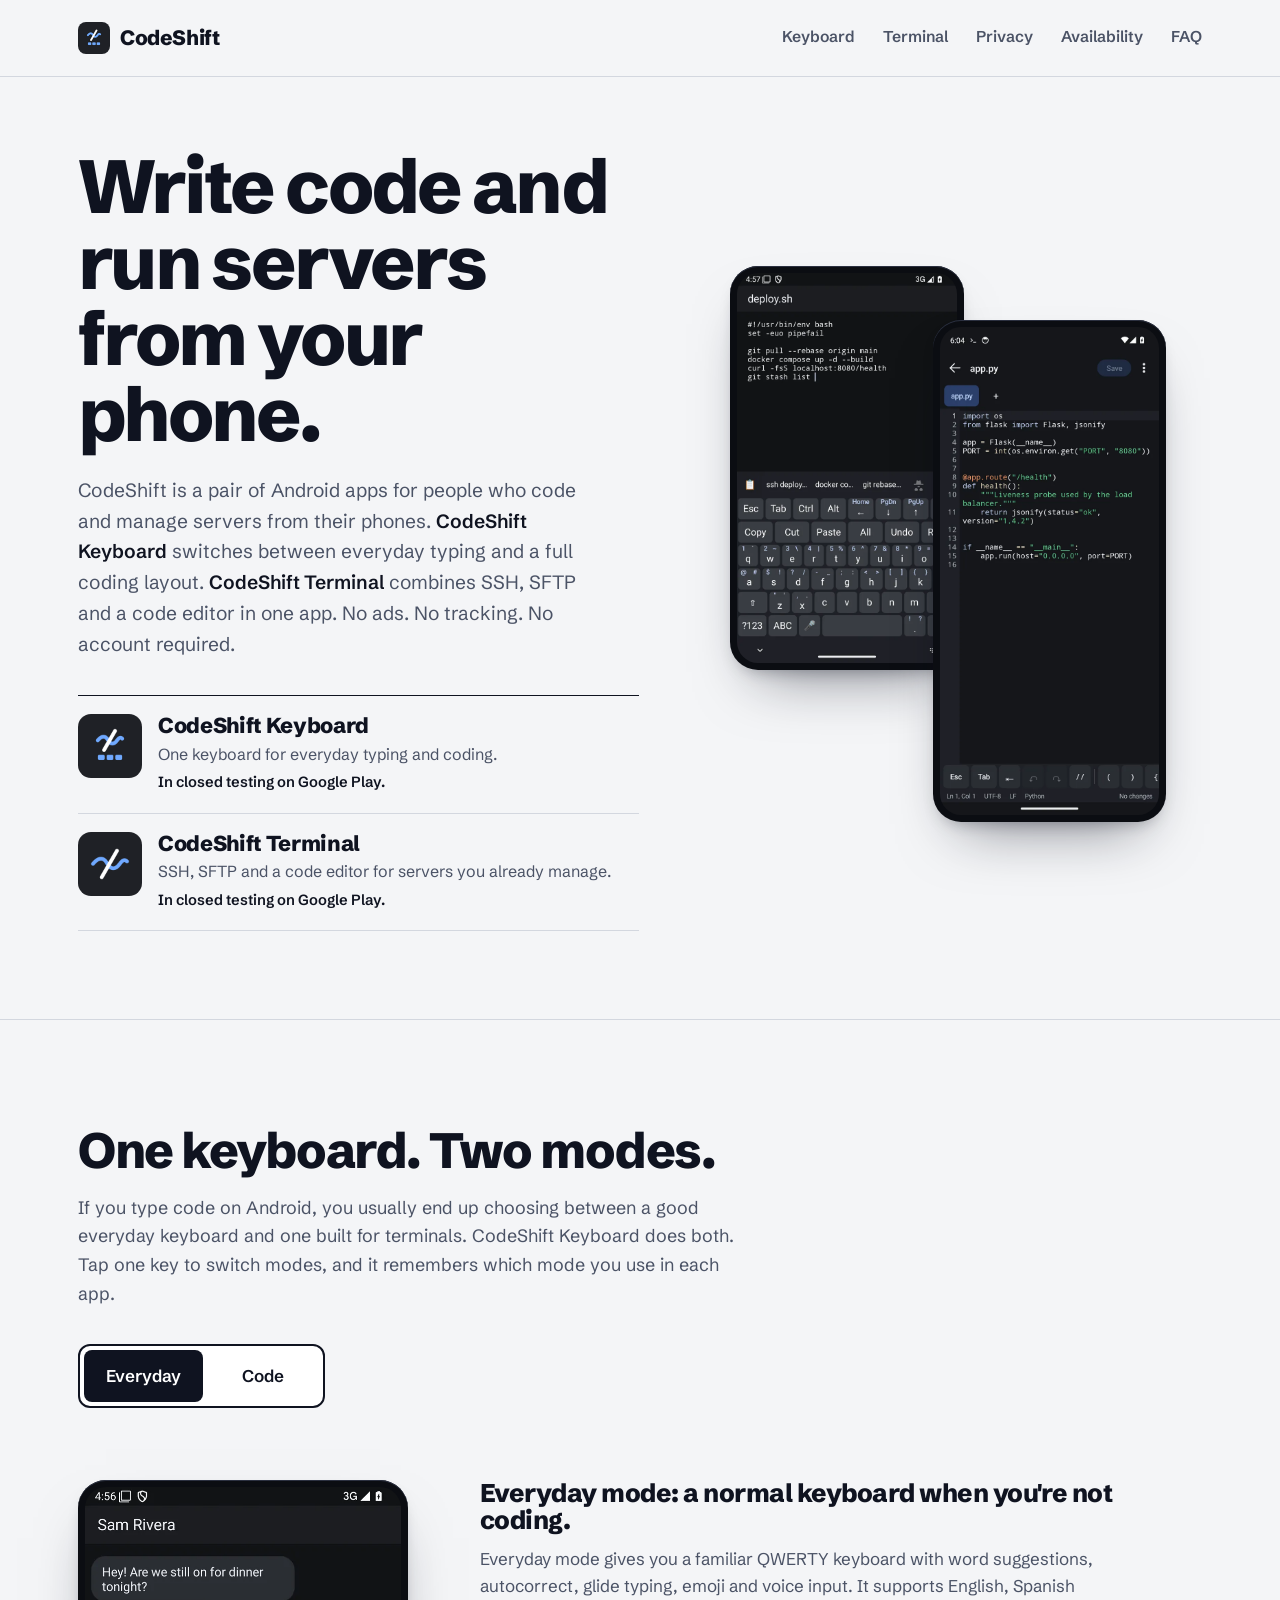
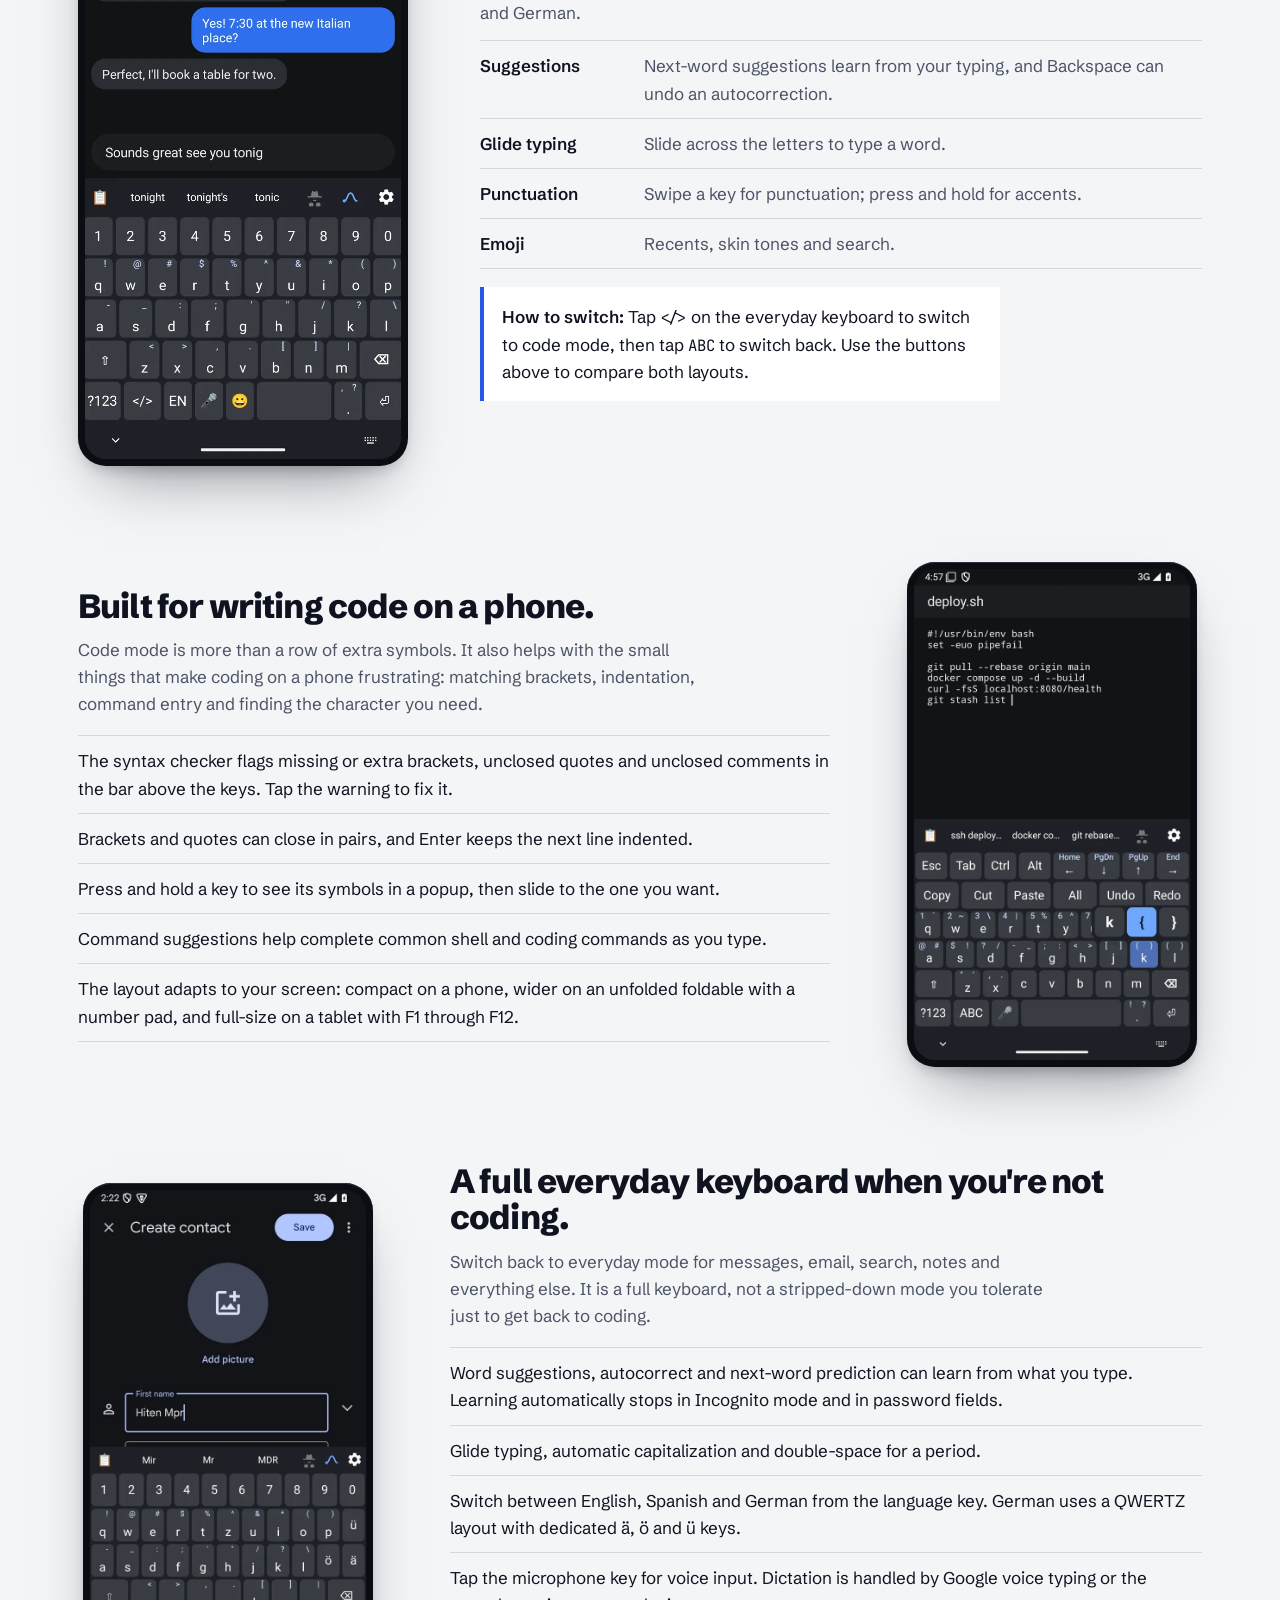
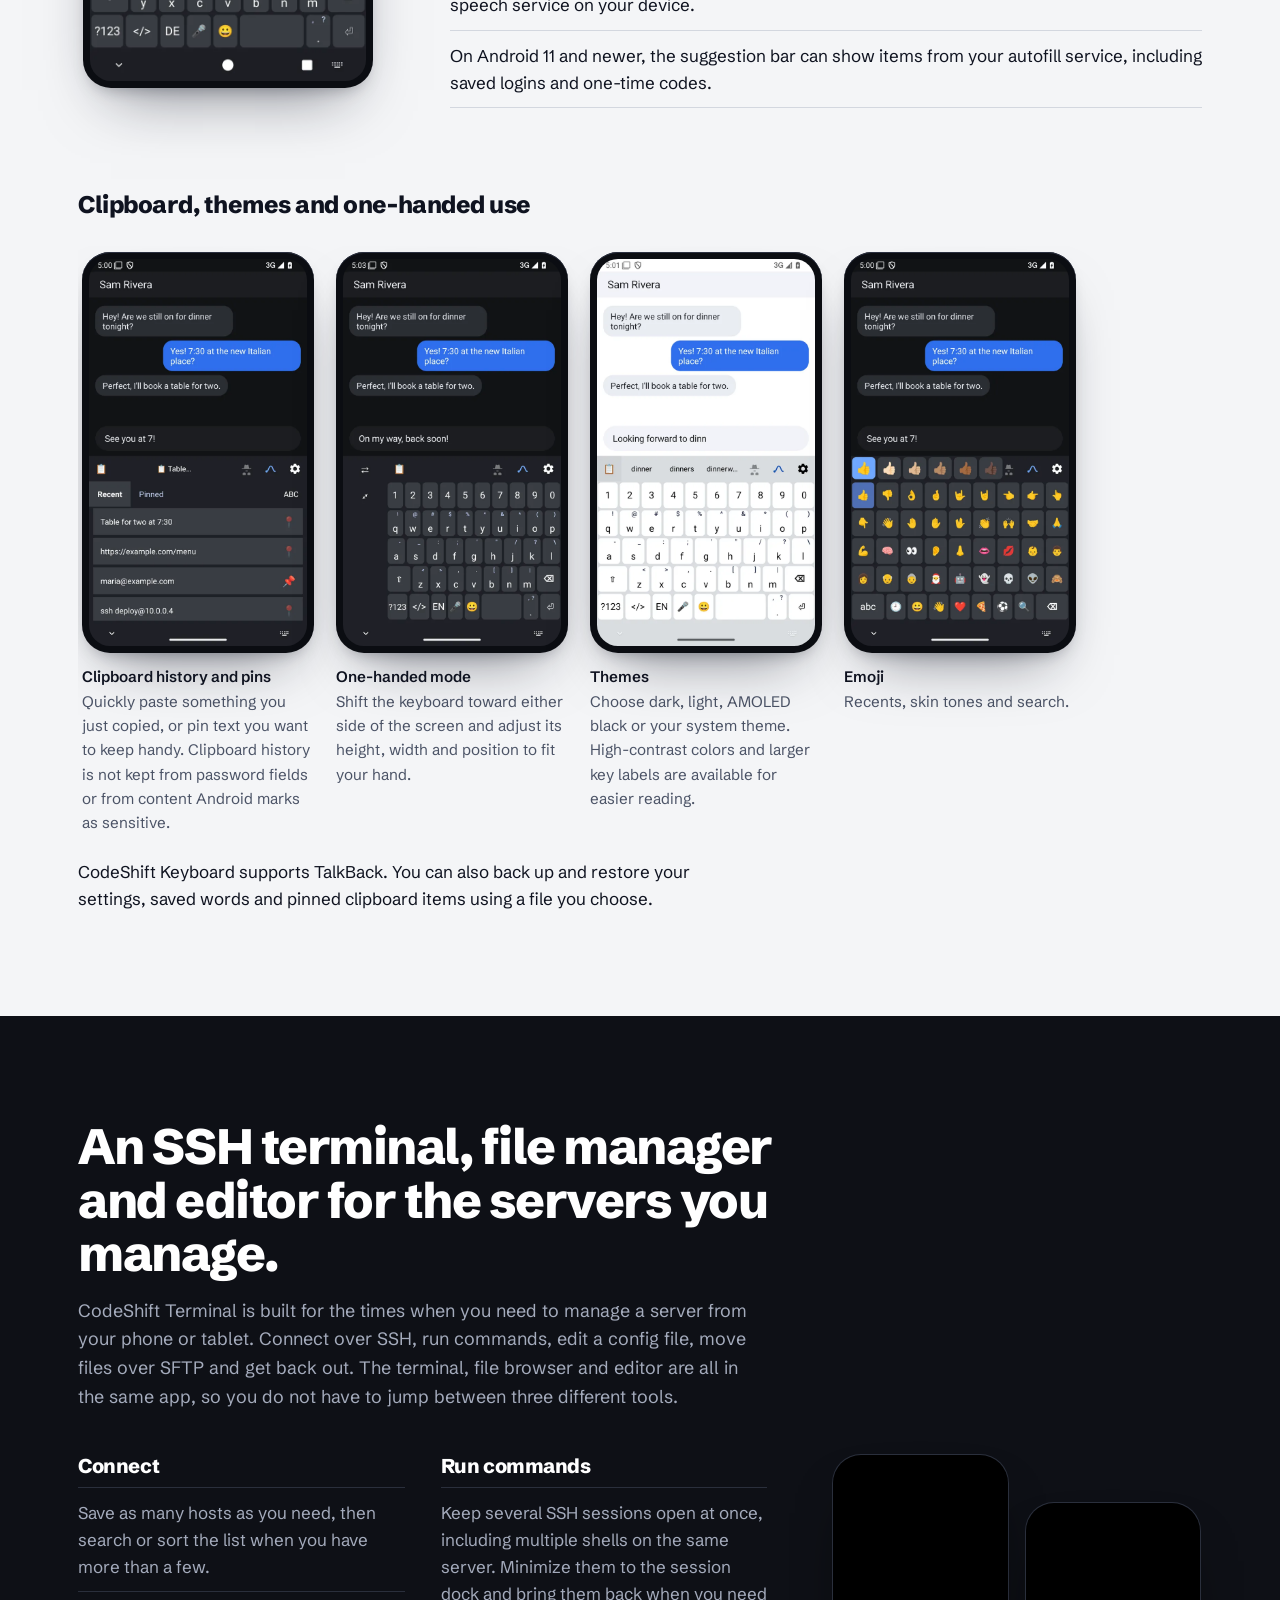
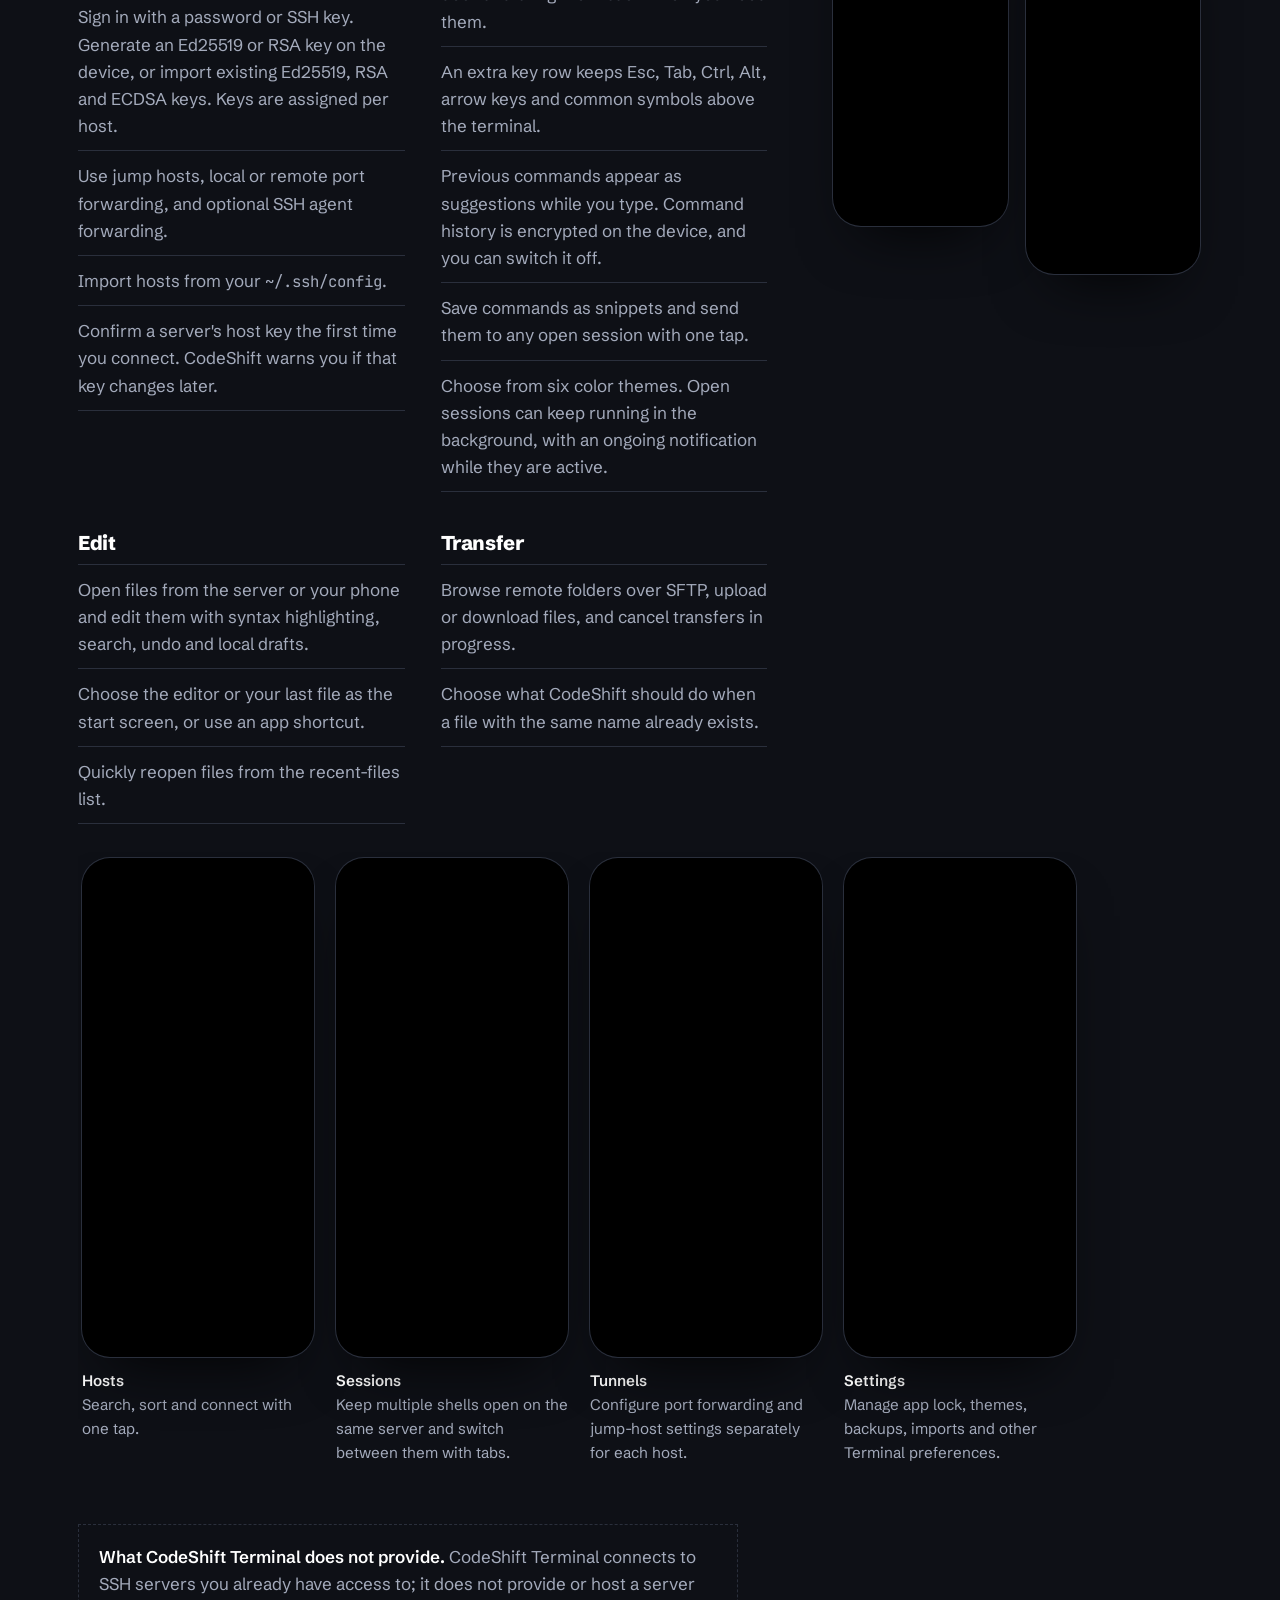
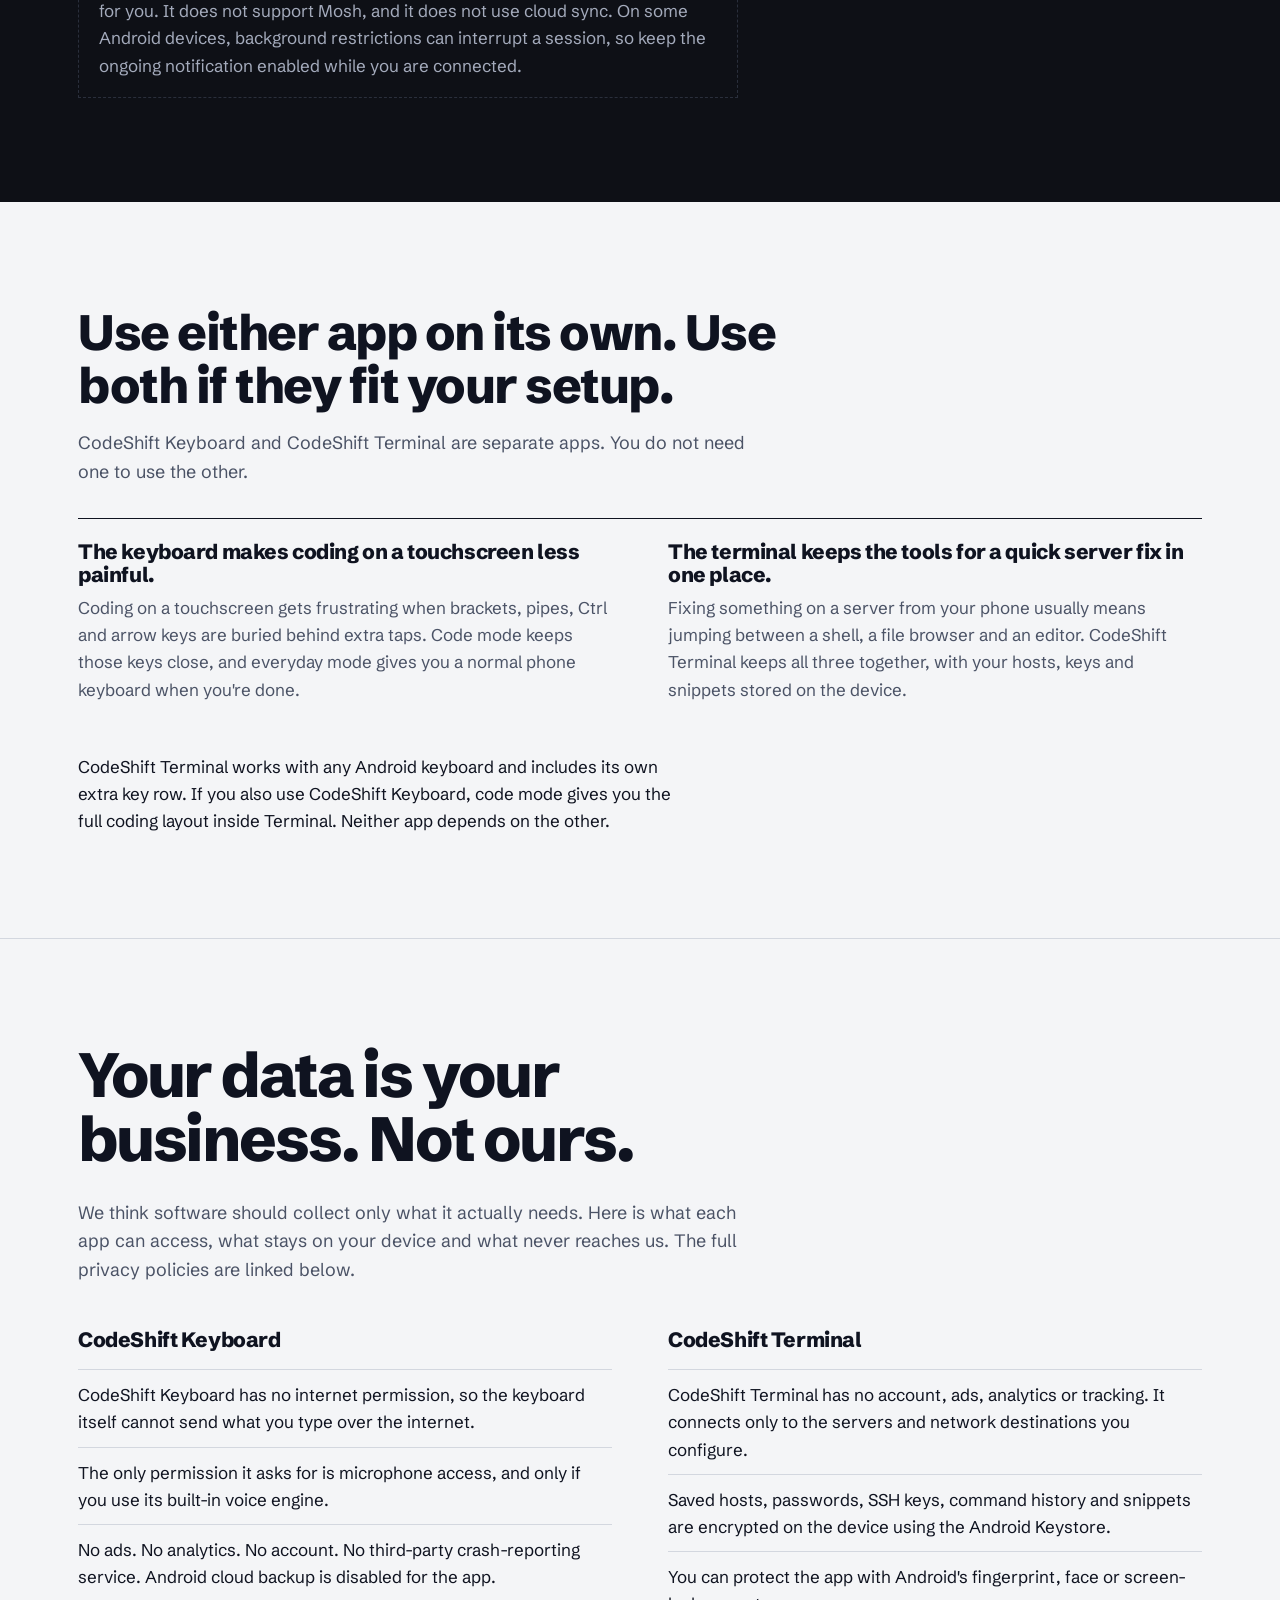
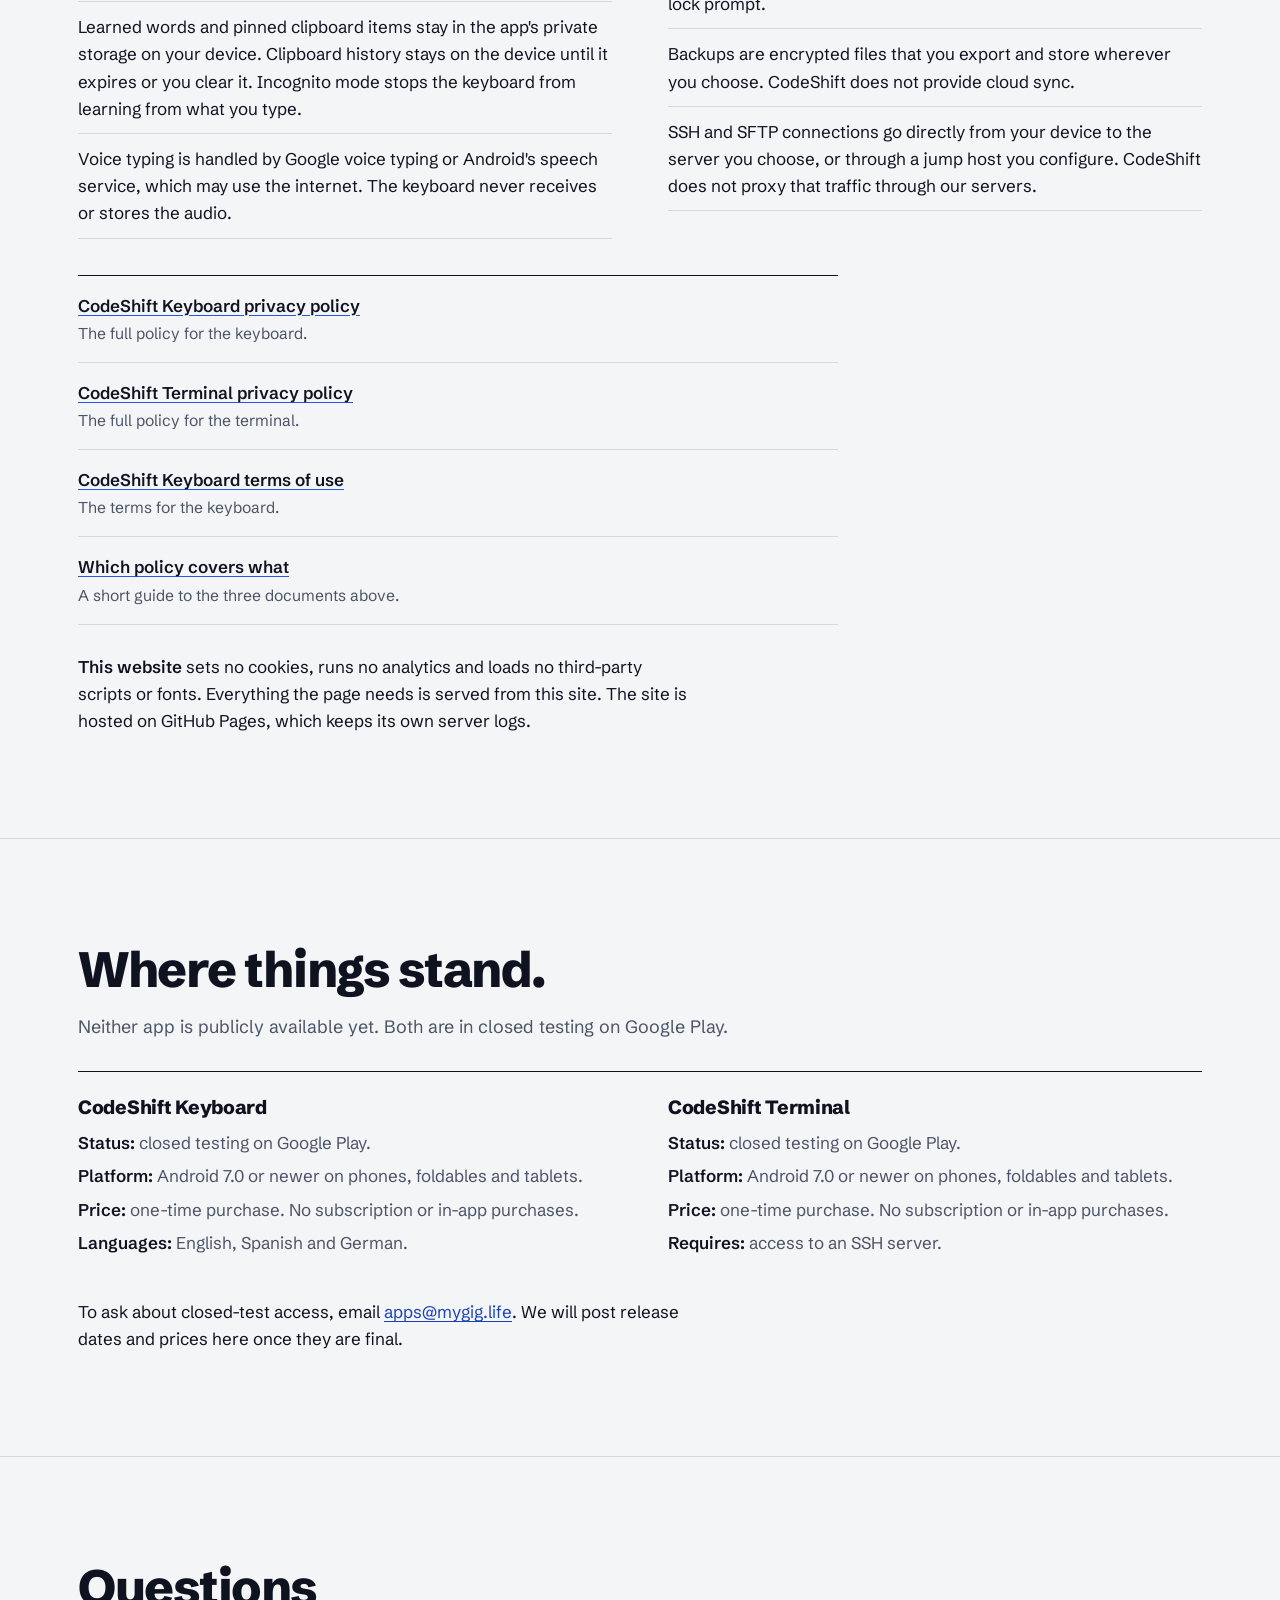
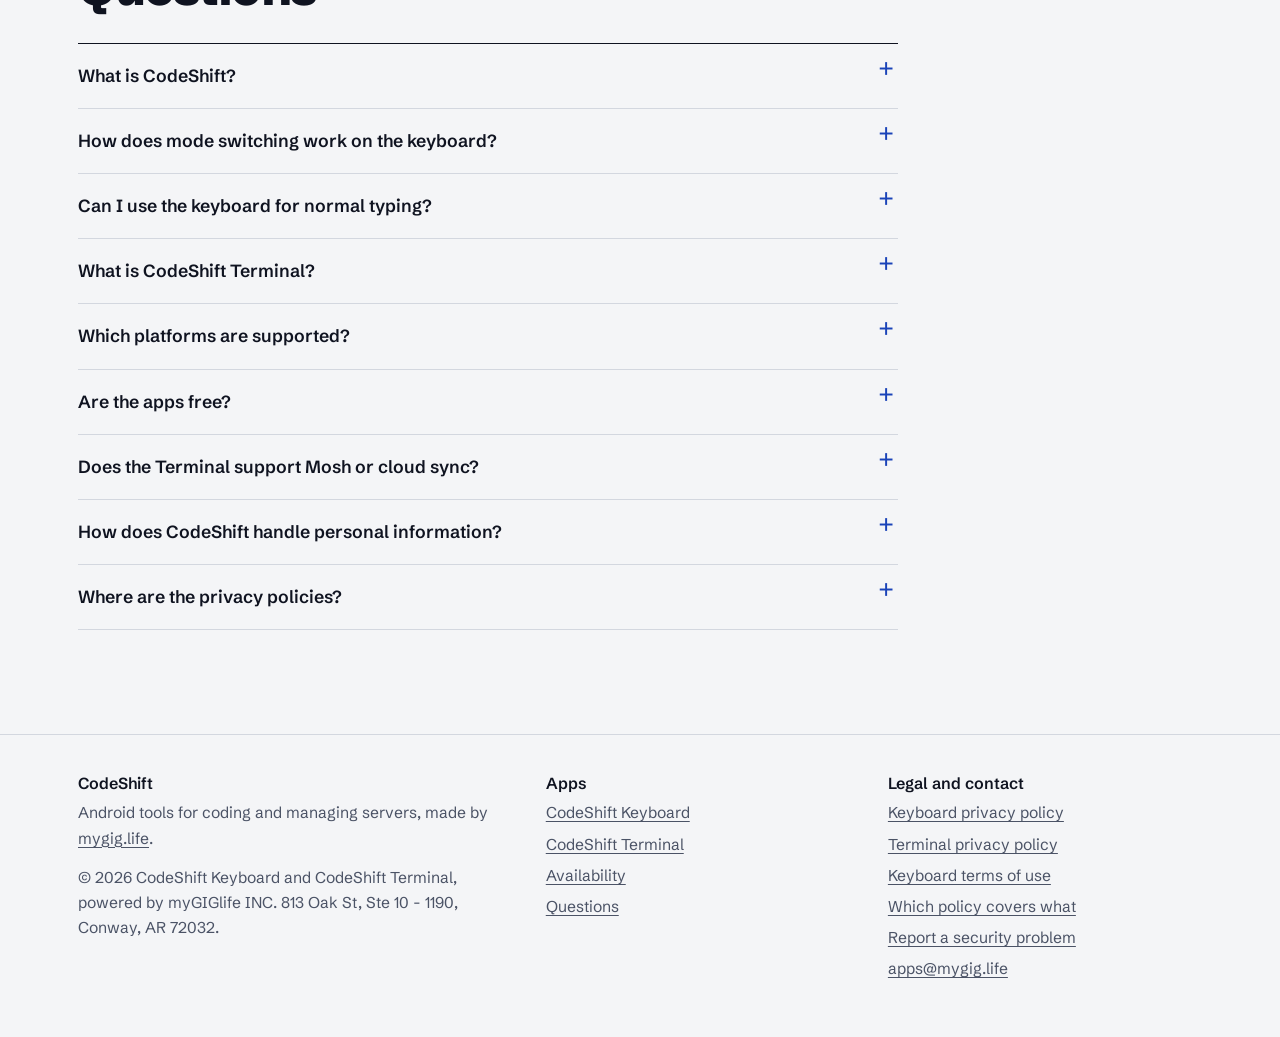
<file: index.html>
<!doctype html>
<html lang="en">
<head>
<meta charset="utf-8">
<meta name="viewport" content="width=device-width, initial-scale=1">
<title>CodeShift: a coding keyboard and an SSH terminal for Android</title>
<meta name="description" content="CodeShift is a pair of Android apps for people who code and manage servers from their phones: CodeShift Keyboard and CodeShift Terminal. No ads. No tracking. No account required.">
<link rel="canonical" href="https://css.mygig.life/">
<meta name="theme-color" content="#f4f5f7">
<meta property="og:type" content="website">
<meta property="og:site_name" content="CodeShift">
<meta property="og:title" content="CodeShift: a coding keyboard and an SSH terminal for Android">
<meta property="og:description" content="One keyboard for everyday typing and coding. One terminal for servers you already manage. No ads. No tracking. No account required.">
<meta property="og:url" content="https://css.mygig.life/">
<meta property="og:image" content="https://css.mygig.life/img/og.png">
<meta property="og:image:width" content="1200">
<meta property="og:image:height" content="630">
<meta property="og:image:alt" content="CodeShift Keyboard in code mode next to the CodeShift Terminal editor">
<meta name="twitter:card" content="summary_large_image">
<meta http-equiv="Content-Security-Policy" content="default-src 'none'; img-src 'self'; style-src 'self'; font-src 'self'; base-uri 'none'; form-action 'none'">
<link rel="icon" type="image/png" href="favicon.png">
<link rel="preload" href="fonts/schibsted-grotesk-latin-800-normal.woff2" as="font" type="font/woff2" crossorigin>
<link rel="preload" href="fonts/schibsted-grotesk-latin-400-normal.woff2" as="font" type="font/woff2" crossorigin>
<link rel="stylesheet" href="styles.css">
</head>
<body>
<a class="skip" href="#main">Skip to content</a>

<header class="top">
  <div class="wrap">
    <a class="brand" href="/"><img src="img/icon-keyboard-64.png" width="32" height="32" alt="">CodeShift</a>
    <nav class="nav" aria-label="Main">
      <a href="#keyboard">Keyboard</a>
      <a href="#terminal">Terminal</a>
      <a href="#privacy">Privacy</a>
      <a href="#availability">Availability</a>
      <a href="#faq">FAQ</a>
    </nav>
  </div>
</header>

<main id="main">

<section class="hero" aria-labelledby="h1">
  <div class="wrap hero__grid">
    <div>
      <h1 id="h1">Write code and run servers from your phone.</h1>
      <p class="hero__lead">CodeShift is a pair of Android apps for people who code and manage servers from their phones. <strong>CodeShift Keyboard</strong> switches between everyday typing and a full coding layout. <strong>CodeShift Terminal</strong> combines SSH, SFTP and a code editor in one app. No ads. No tracking. No account required.</p>
      <div class="entries">
        <a class="entry" href="#keyboard">
          <img src="img/icon-keyboard.png" width="64" height="64" alt="">
          <h2>CodeShift Keyboard</h2>
          <p>One keyboard for everyday typing and coding.</p>
          <p class="status">In closed testing on Google Play.</p>
        </a>
        <a class="entry" href="#terminal">
          <img src="img/icon-terminal.png" width="64" height="64" alt="">
          <h2>CodeShift Terminal</h2>
          <p>SSH, SFTP and a code editor for servers you already manage.</p>
          <p class="status">In closed testing on Google Play.</p>
        </a>
      </div>
    </div>
    <div class="duo">
      <div class="phone"><img src="img/kb-code.webp" width="640" height="1138" alt="CodeShift Keyboard in code mode on a phone, with Esc, Tab, Ctrl and Alt keys, arrow keys and symbols on every letter key, under a shell script"></div>
      <div class="phone"><img src="img/tm-editor.webp" width="640" height="1422" alt="CodeShift Terminal editing a Python file with syntax highlighting, tabs and a row of code keys" loading="eager"></div>
    </div>
  </div>
</section>

<section id="keyboard" class="ruled" aria-labelledby="kb-h">
  <div class="wrap">
    <div class="section-head">
      <h2 id="kb-h">One keyboard. Two modes.</h2>
      <p>If you type code on Android, you usually end up choosing between a good everyday keyboard and one built for terminals. CodeShift Keyboard does both. Tap one key to switch modes, and it remembers which mode you use in each app.</p>
    </div>

    <div class="mode">
      <input type="radio" name="mode" id="m-everyday" checked>
      <input type="radio" name="mode" id="m-code">
      <div class="mode__grid">
        <fieldset class="switch">
          <legend>Keyboard mode</legend>
          <label for="m-everyday">Everyday</label>
          <label for="m-code">Code</label>
        </fieldset>
        <div class="stage">
          <div class="phone">
            <img class="shot-everyday" src="img/kb-everyday.webp" width="640" height="1138" alt="The everyday keyboard: a number row, QWERTY letters with swipe symbols, a language key and an emoji key, with word suggestions above">
            <img class="shot-code" src="img/kb-code.webp" width="640" height="1138" alt="The code keyboard: Esc, Tab, Ctrl, Alt and arrow keys, a row of Copy, Cut, Paste, All, Undo and Redo, and symbols on every letter key">
          </div>
        </div>
        <div class="mode__text">
          <div class="when when-everyday">
            <h3>Everyday mode: a normal keyboard when you're not coding.</h3>
            <p>Everyday mode gives you a familiar QWERTY keyboard with word suggestions, autocorrect, glide typing, emoji and voice input. It supports English, Spanish and German.</p>
            <ul class="changes">
              <li><b>Suggestions</b><span>Next-word suggestions learn from your typing, and Backspace can undo an autocorrection.</span></li>
              <li><b>Glide typing</b><span>Slide across the letters to type a word.</span></li>
              <li><b>Punctuation</b><span>Swipe a key for punctuation; press and hold for accents.</span></li>
              <li><b>Emoji</b><span>Recents, skin tones and search.</span></li>
            </ul>
          </div>
          <div class="when when-code">
            <h3>Code mode: the keys you normally have to hunt for.</h3>
            <p>Esc, Tab, Ctrl and Alt stay on screen. Brackets, braces, pipes, numbers and other coding symbols are a swipe away on the letter keys. Copy, paste, undo and other editing commands stay within one tap.</p>
            <ul class="changes">
              <li><b>Modifiers</b><span>Esc, Tab, Ctrl and Alt stay visible in code mode. Ctrl and Alt key combinations work in terminal apps such as Termux.</span></li>
              <li><b>Movement</b><span>Arrow keys stay on screen, with Home, End, PgUp and PgDn a swipe away.</span></li>
              <li><b>Editing</b><span>Copy, Cut, Paste, Select all, Undo and Redo share one editing row.</span></li>
              <li><b>Symbols</b><span>Swipe a letter key for its assigned symbol or number. Press and hold to see all of that key's choices.</span></li>
            </ul>
          </div>
          <p class="howto"><strong>How to switch:</strong> Tap <span class="mono">&lt;/&gt;</span> on the everyday keyboard to switch to code mode, then tap <span class="mono">ABC</span> to switch back. Use the buttons above to compare both layouts.</p>
        </div>
      </div>
    </div>

    <div class="band">
      <div class="band__text">
        <h3>Built for writing code on a phone.</h3>
        <p class="band__lead">Code mode is more than a row of extra symbols. It also helps with the small things that make coding on a phone frustrating: matching brackets, indentation, command entry and finding the character you need.</p>
        <ul class="facts">
          <li>The syntax checker flags missing or extra brackets, unclosed quotes and unclosed comments in the bar above the keys. Tap the warning to fix it.</li>
          <li>Brackets and quotes can close in pairs, and Enter keeps the next line indented.</li>
          <li>Press and hold a key to see its symbols in a popup, then slide to the one you want.</li>
          <li>Command suggestions help complete common shell and coding commands as you type.</li>
          <li>The layout adapts to your screen: compact on a phone, wider on an unfolded foldable with a number pad, and full-size on a tablet with F1 through F12.</li>
        </ul>
      </div>
      <div class="shot phone"><img src="img/kb-popup.webp" width="640" height="1138" alt="Code mode with the press-and-hold popup open on the K key, showing the opening and closing brace" loading="lazy"></div>
    </div>

    <div class="band band--flip">
      <div class="band__text">
        <h3>A full everyday keyboard when you're not coding.</h3>
        <p class="band__lead">Switch back to everyday mode for messages, email, search, notes and everything else. It is a full keyboard, not a stripped-down mode you tolerate just to get back to coding.</p>
        <ul class="facts">
          <li>Word suggestions, autocorrect and next-word prediction can learn from what you type. Learning automatically stops in Incognito mode and in password fields.</li>
          <li>Glide typing, automatic capitalization and double-space for a period.</li>
          <li>Switch between English, Spanish and German from the language key. German uses a QWERTZ layout with dedicated ä, ö and ü keys.</li>
          <li>Tap the microphone key for voice input. Dictation is handled by Google voice typing or the speech service on your device.</li>
          <li>On Android 11 and newer, the suggestion bar can show items from your autofill service, including saved logins and one-time codes.</li>
        </ul>
      </div>
      <div class="shot phone"><img src="img/kb-lang.webp" width="640" height="1138" alt="The everyday keyboard in German with QWERTZ letters and ä, ö and ü keys while adding a contact" loading="lazy"></div>
    </div>

    <h3 class="subhead">Clipboard, themes and one-handed use</h3>
    <div class="strip" role="group" aria-label="Clipboard and comfort screenshots" tabindex="0">
      <figure>
        <div class="phone"><img src="img/kb-clipboard.webp" width="640" height="1138" alt="Clipboard panel with Recent and Pinned tabs listing copied text" loading="lazy"></div>
        <figcaption><b>Clipboard history and pins</b>Quickly paste something you just copied, or pin text you want to keep handy. Clipboard history is not kept from password fields or from content Android marks as sensitive.</figcaption>
      </figure>
      <figure>
        <div class="phone"><img src="img/kb-onehand.webp" width="640" height="1138" alt="One-handed mode with the keyboard shifted to one side and a thumb rail" loading="lazy"></div>
        <figcaption><b>One-handed mode</b>Shift the keyboard toward either side of the screen and adjust its height, width and position to fit your hand.</figcaption>
      </figure>
      <figure>
        <div class="phone"><img src="img/kb-light.webp" width="640" height="1138" alt="The keyboard in the light theme" loading="lazy"></div>
        <figcaption><b>Themes</b>Choose dark, light, AMOLED black or your system theme. High-contrast colors and larger key labels are available for easier reading.</figcaption>
      </figure>
      <figure>
        <div class="phone"><img src="img/kb-emoji.webp" width="640" height="1138" alt="Emoji panel with skin tone choices and a search key" loading="lazy"></div>
        <figcaption><b>Emoji</b>Recents, skin tones and search.</figcaption>
      </figure>
    </div>
    <p>CodeShift Keyboard supports TalkBack. You can also back up and restore your settings, saved words and pinned clipboard items using a file you choose.</p>
  </div>
</section>

<section id="terminal" class="night" aria-labelledby="tm-h">
  <div class="wrap">
    <div class="section-head">
      <h2 id="tm-h">An SSH terminal, file manager and editor for the servers you manage.</h2>
      <p>CodeShift Terminal is built for the times when you need to manage a server from your phone or tablet. Connect over SSH, run commands, edit a config file, move files over SFTP and get back out. The terminal, file browser and editor are all in the same app, so you do not have to jump between three different tools.</p>
    </div>

    <div class="t-grid">
      <div class="t-cols">
        <div>
          <h3>Connect</h3>
          <ul class="facts">
            <li>Save as many hosts as you need, then search or sort the list when you have more than a few.</li>
            <li>Sign in with a password or SSH key. Generate an Ed25519 or RSA key on the device, or import existing Ed25519, RSA and ECDSA keys. Keys are assigned per host.</li>
            <li>Use jump hosts, local or remote port forwarding, and optional SSH agent forwarding.</li>
            <li>Import hosts from your <code>~/.ssh/config</code>.</li>
            <li>Confirm a server's host key the first time you connect. CodeShift warns you if that key changes later.</li>
          </ul>
        </div>
        <div>
          <h3>Run commands</h3>
          <ul class="facts">
            <li>Keep several SSH sessions open at once, including multiple shells on the same server. Minimize them to the session dock and bring them back when you need them.</li>
            <li>An extra key row keeps Esc, Tab, Ctrl, Alt, arrow keys and common symbols above the terminal.</li>
            <li>Previous commands appear as suggestions while you type. Command history is encrypted on the device, and you can switch it off.</li>
            <li>Save commands as snippets and send them to any open session with one tap.</li>
            <li>Choose from six color themes. Open sessions can keep running in the background, with an ongoing notification while they are active.</li>
          </ul>
        </div>
        <div>
          <h3>Edit</h3>
          <ul class="facts">
            <li>Open files from the server or your phone and edit them with syntax highlighting, search, undo and local drafts.</li>
            <li>Choose the editor or your last file as the start screen, or use an app shortcut.</li>
            <li>Quickly reopen files from the recent-files list.</li>
          </ul>
        </div>
        <div>
          <h3>Transfer</h3>
          <ul class="facts">
            <li>Browse remote folders over SFTP, upload or download files, and cancel transfers in progress.</li>
            <li>Choose what CodeShift should do when a file with the same name already exists.</li>
          </ul>
        </div>
      </div>
      <div class="t-shots">
        <div class="phone"><img src="img/tm-session.webp" width="640" height="1422" alt="A live SSH session on a server running ls and cat, with command suggestions and an extra keys row above the keyboard" loading="lazy"></div>
        <div class="phone"><img src="img/tm-files.webp" width="640" height="1422" alt="The file browser showing the server's home folder with a Phone and Server switch and an Upload files button" loading="lazy"></div>
      </div>
    </div>

    <div class="strip" role="group" aria-label="More Terminal screenshots" tabindex="0">
      <figure>
        <div class="phone"><img src="img/tm-hosts.webp" width="640" height="1422" alt="The Hosts screen with a search box and saved servers, each with Terminal and Files buttons" loading="lazy"></div>
        <figcaption><b>Hosts</b>Search, sort and connect with one tap.</figcaption>
      </figure>
      <figure>
        <div class="phone"><img src="img/tm-sessions.webp" width="640" height="1422" alt="Two shells open on the same server as tabs at the top of the terminal" loading="lazy"></div>
        <figcaption><b>Sessions</b>Keep multiple shells open on the same server and switch between them with tabs.</figcaption>
      </figure>
      <figure>
        <div class="phone"><img src="img/tm-tunnels.webp" width="640" height="1422" alt="The Forwarding screen listing port forwards and a jump host" loading="lazy"></div>
        <figcaption><b>Tunnels</b>Configure port forwarding and jump-host settings separately for each host.</figcaption>
      </figure>
      <figure>
        <div class="phone"><img src="img/tm-settings.webp" width="640" height="1422" alt="The Settings screen with Appearance, Terminal, Start screen, Security and Data and backup" loading="lazy"></div>
        <figcaption><b>Settings</b>Manage app lock, themes, backups, imports and other Terminal preferences.</figcaption>
      </figure>
    </div>

    <p class="limits"><strong>What CodeShift Terminal does not provide.</strong> CodeShift Terminal connects to SSH servers you already have access to; it does not provide or host a server for you. It does not support Mosh, and it does not use cloud sync. On some Android devices, background restrictions can interrupt a session, so keep the ongoing notification enabled while you are connected.</p>
  </div>
</section>

<section aria-labelledby="ph-h">
  <div class="wrap">
    <div class="section-head">
      <h2 id="ph-h">Use either app on its own. Use both if they fit your setup.</h2>
      <p>CodeShift Keyboard and CodeShift Terminal are separate apps. You do not need one to use the other.</p>
    </div>
    <div class="pair">
      <div>
        <h3>The keyboard makes coding on a touchscreen less painful.</h3>
        <p>Coding on a touchscreen gets frustrating when brackets, pipes, Ctrl and arrow keys are buried behind extra taps. Code mode keeps those keys close, and everyday mode gives you a normal phone keyboard when you're done.</p>
      </div>
      <div>
        <h3>The terminal keeps the tools for a quick server fix in one place.</h3>
        <p>Fixing something on a server from your phone usually means jumping between a shell, a file browser and an editor. CodeShift Terminal keeps all three together, with your hosts, keys and snippets stored on the device.</p>
      </div>
    </div>
    <p class="after">CodeShift Terminal works with any Android keyboard and includes its own extra key row. If you also use CodeShift Keyboard, code mode gives you the full coding layout inside Terminal. Neither app depends on the other.</p>
  </div>
</section>

<section id="privacy" class="ruled" aria-labelledby="pv-h">
  <div class="wrap">
    <h2 id="pv-h" class="statement">Your data is your business. Not ours.</h2>
    <p class="lede">We think software should collect only what it actually needs. Here is what each app can access, what stays on your device and what never reaches us. The full privacy policies are linked below.</p>
    <div class="priv">
      <div>
        <h3>CodeShift Keyboard</h3>
        <ul class="facts">
          <li>CodeShift Keyboard has no internet permission, so the keyboard itself cannot send what you type over the internet.</li>
          <li>The only permission it asks for is microphone access, and only if you use its built-in voice engine.</li>
          <li>No ads. No analytics. No account. No third-party crash-reporting service. Android cloud backup is disabled for the app.</li>
          <li>Learned words and pinned clipboard items stay in the app's private storage on your device. Clipboard history stays on the device until it expires or you clear it. Incognito mode stops the keyboard from learning from what you type.</li>
          <li>Voice typing is handled by Google voice typing or Android's speech service, which may use the internet. The keyboard never receives or stores the audio.</li>
        </ul>
      </div>
      <div>
        <h3>CodeShift Terminal</h3>
        <ul class="facts">
          <li>CodeShift Terminal has no account, ads, analytics or tracking. It connects only to the servers and network destinations you configure.</li>
          <li>Saved hosts, passwords, SSH keys, command history and snippets are encrypted on the device using the Android Keystore.</li>
          <li>You can protect the app with Android's fingerprint, face or screen-lock prompt.</li>
          <li>Backups are encrypted files that you export and store wherever you choose. CodeShift does not provide cloud sync.</li>
          <li>SSH and SFTP connections go directly from your device to the server you choose, or through a jump host you configure. CodeShift does not proxy that traffic through our servers.</li>
        </ul>
      </div>
    </div>
    <div class="policies">
      <a href="https://codeshift.mygig.life/privacy/"><b>CodeShift Keyboard privacy policy</b><span>The full policy for the keyboard.</span></a>
      <a href="https://codeshift.mygig.life/terminal/privacy/"><b>CodeShift Terminal privacy policy</b><span>The full policy for the terminal.</span></a>
      <a href="https://codeshift.mygig.life/terms/"><b>CodeShift Keyboard terms of use</b><span>The terms for the keyboard.</span></a>
      <a href="privacy/"><b>Which policy covers what</b><span>A short guide to the three documents above.</span></a>
    </div>
    <p class="after"><strong>This website</strong> sets no cookies, runs no analytics and loads no third-party scripts or fonts. Everything the page needs is served from this site. The site is hosted on GitHub Pages, which keeps its own server logs.</p>
  </div>
</section>

<section id="availability" class="ruled" aria-labelledby="av-h">
  <div class="wrap">
    <div class="section-head">
      <h2 id="av-h">Where things stand.</h2>
      <p>Neither app is publicly available yet. Both are in closed testing on Google Play.</p>
    </div>
    <div class="avail">
      <dl>
        <dt>CodeShift Keyboard</dt>
        <dd><b>Status:</b> closed testing on Google Play.</dd>
        <dd><b>Platform:</b> Android 7.0 or newer on phones, foldables and tablets.</dd>
        <dd><b>Price:</b> one-time purchase. No subscription or in-app purchases.</dd>
        <dd><b>Languages:</b> English, Spanish and German.</dd>
      </dl>
      <dl>
        <dt>CodeShift Terminal</dt>
        <dd><b>Status:</b> closed testing on Google Play.</dd>
        <dd><b>Platform:</b> Android 7.0 or newer on phones, foldables and tablets.</dd>
        <dd><b>Price:</b> one-time purchase. No subscription or in-app purchases.</dd>
        <dd><b>Requires:</b> access to an SSH server.</dd>
      </dl>
    </div>
    <p class="avail-note">To ask about closed-test access, email <a href="mailto:apps@mygig.life">apps@mygig.life</a>. We will post release dates and prices here once they are final.</p>
  </div>
</section>

<section id="faq" class="ruled" aria-labelledby="fq-h">
  <div class="wrap">
    <div class="section-head"><h2 id="fq-h">Questions</h2></div>
    <div class="faq">
      <details><summary>What is CodeShift?</summary><div class="a"><p>CodeShift is a pair of Android apps for coding and server administration from a phone or tablet: CodeShift Keyboard and CodeShift Terminal. They are separate apps from mygig.life and can be used independently.</p></div></details>
      <details><summary>How does mode switching work on the keyboard?</summary><div class="a"><p>Tap the <span class="mono">&lt;/&gt;</span> key to switch to code mode and <span class="mono">ABC</span> to switch back. The keyboard remembers the mode for each app, so a terminal app can stay in code mode while a messaging app stays in everyday mode.</p></div></details>
      <details><summary>Can I use the keyboard for normal typing?</summary><div class="a"><p>Yes. Everyday mode is a full QWERTY keyboard with suggestions, autocorrect, glide typing, emoji and voice input. It supports English, Spanish and German.</p></div></details>
      <details><summary>What is CodeShift Terminal?</summary><div class="a"><p>CodeShift Terminal combines an SSH terminal, SFTP file manager and code editor in one Android app. Connect to a server you already manage, run commands, edit local or remote files and move files between your phone and the server.</p></div></details>
      <details><summary>Which platforms are supported?</summary><div class="a"><p>Android 7.0 and newer on phones, foldables and tablets. There is currently no iPhone, desktop or web version.</p></div></details>
      <details><summary>Are the apps free?</summary><div class="a"><p>No. Each app will be sold as a one-time purchase with no subscription, in-app purchases or ads. Pricing will be posted here once it is final.</p></div></details>
      <details><summary>Does the Terminal support Mosh or cloud sync?</summary><div class="a"><p>No. CodeShift Terminal does not support Mosh or cloud sync. Your hosts, keys and snippets stay on your device. You can move them to another device with an encrypted backup file.</p></div></details>
      <details><summary>How does CodeShift handle personal information?</summary><div class="a"><p>Neither app has ads, analytics, tracking or a user account. CodeShift Keyboard has no internet permission. CodeShift Terminal connects only to the servers and network destinations you configure. See the privacy section above for details.</p></div></details>
      <details><summary>Where are the privacy policies?</summary><div class="a"><p>The keyboard policy is at <a href="https://codeshift.mygig.life/privacy/">codeshift.mygig.life/privacy</a>, and the terminal policy is at <a href="https://codeshift.mygig.life/terminal/privacy/">codeshift.mygig.life/terminal/privacy</a>. <a href="privacy/">This guide</a> explains which one covers which app.</p></div></details>
    </div>
  </div>
</section>

</main>

<footer class="foot">
  <div class="wrap">
    <div>
      <h2>CodeShift</h2>
      <p class="legal">Android tools for coding and managing servers, made by <a href="https://mygig.life">mygig.life</a>.</p>
      <p class="legal copy">© 2026 CodeShift Keyboard and CodeShift Terminal, powered by myGIGlife INC. 813 Oak St, Ste 10 - 1190, Conway, AR 72032.</p>
    </div>
    <div>
      <h2>Apps</h2>
      <ul>
        <li><a href="#keyboard">CodeShift Keyboard</a></li>
        <li><a href="#terminal">CodeShift Terminal</a></li>
        <li><a href="#availability">Availability</a></li>
        <li><a href="#faq">Questions</a></li>
      </ul>
    </div>
    <div>
      <h2>Legal and contact</h2>
      <ul>
        <li><a href="https://codeshift.mygig.life/privacy/">Keyboard privacy policy</a></li>
        <li><a href="https://codeshift.mygig.life/terminal/privacy/">Terminal privacy policy</a></li>
        <li><a href="https://codeshift.mygig.life/terms/">Keyboard terms of use</a></li>
        <li><a href="privacy/">Which policy covers what</a></li>
        <li><a href="/security/">Report a security problem</a></li>
        <li><a href="mailto:apps@mygig.life">apps@mygig.life</a></li>
      </ul>
    </div>
  </div>
</footer>
</body>
</html>
</file>
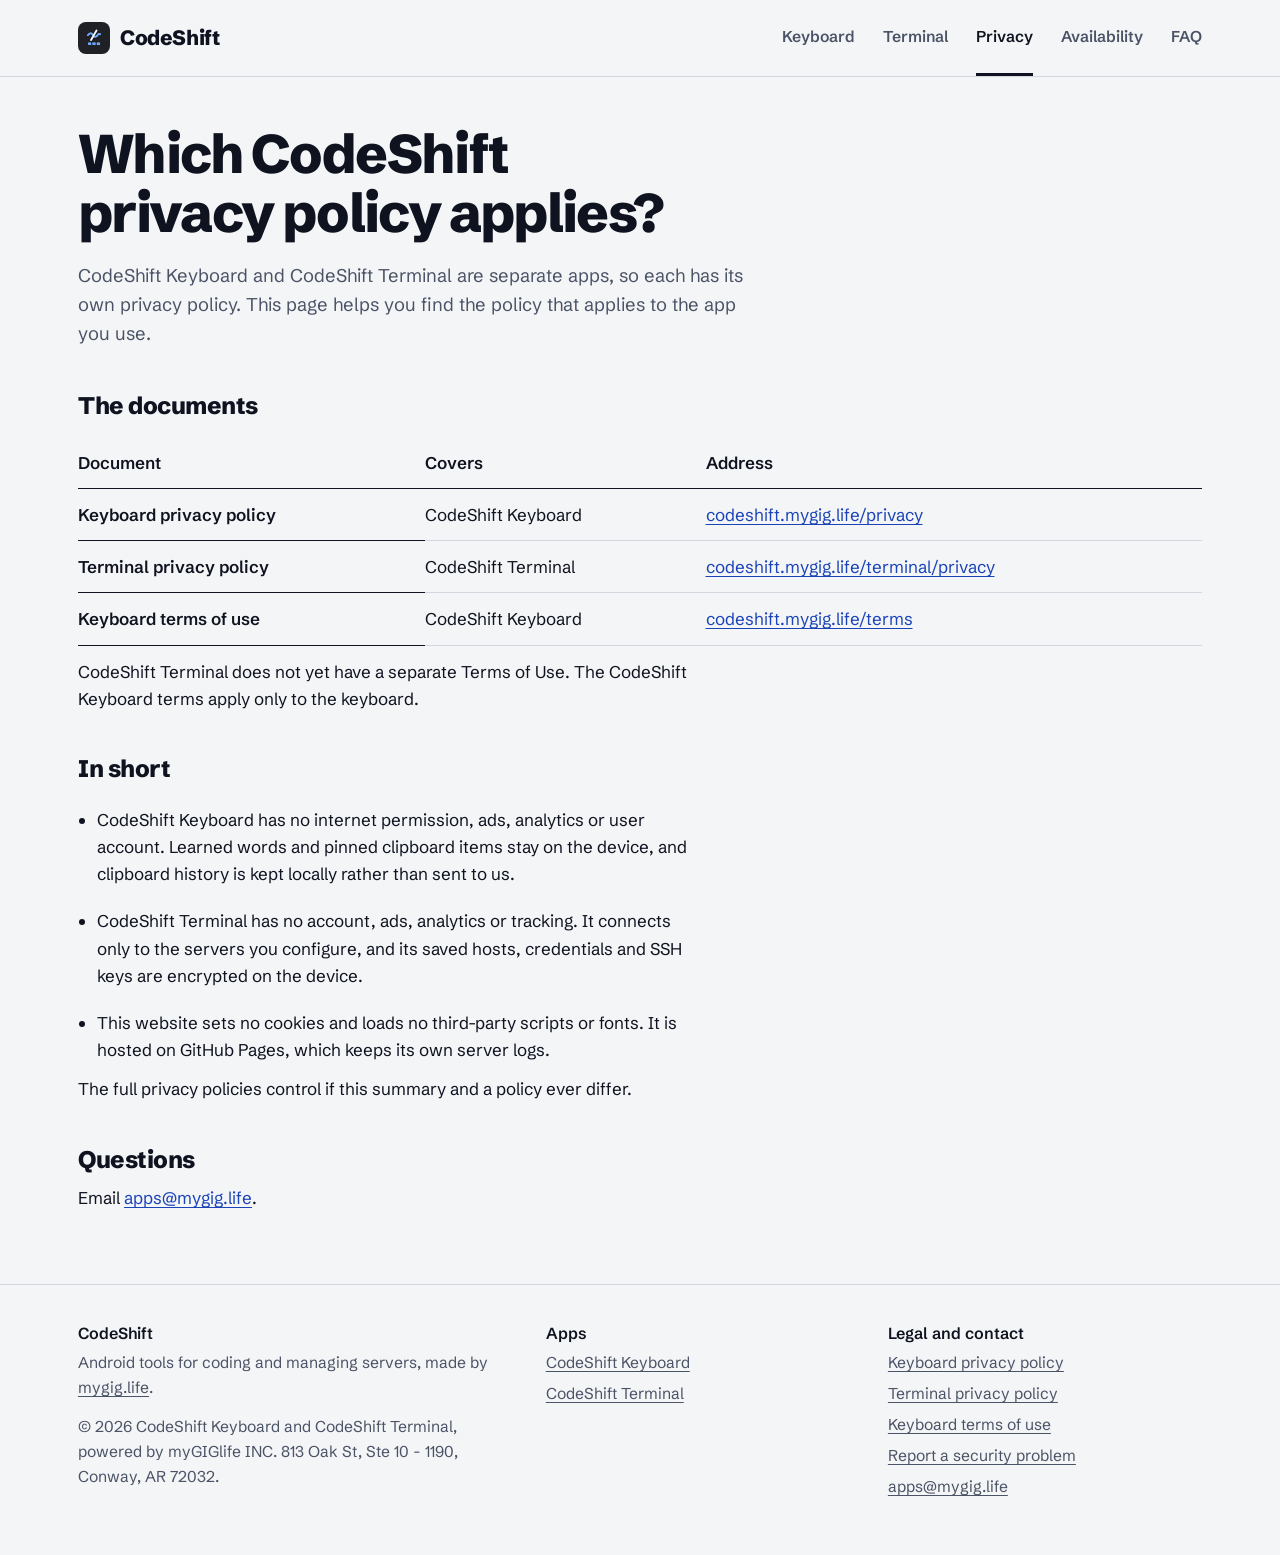
<file: privacy/index.html>
<!doctype html>
<html lang="en">
<head>
<meta charset="utf-8">
<meta name="viewport" content="width=device-width, initial-scale=1">
<title>Which CodeShift privacy policy applies? | CodeShift</title>
<meta name="description" content="CodeShift Keyboard and CodeShift Terminal have separate privacy documents. This page says which one covers which app and links to each.">
<link rel="canonical" href="https://css.mygig.life/privacy/">
<meta name="theme-color" content="#f4f5f7">
<meta property="og:type" content="website">
<meta property="og:site_name" content="CodeShift">
<meta property="og:title" content="Which CodeShift privacy policy applies? | CodeShift">
<meta property="og:description" content="Separate privacy documents for CodeShift Keyboard and CodeShift Terminal, with links to each.">
<meta property="og:url" content="https://css.mygig.life/privacy/">
<meta property="og:image" content="https://css.mygig.life/img/og.png">
<meta name="twitter:card" content="summary_large_image">
<meta http-equiv="Content-Security-Policy" content="default-src 'none'; img-src 'self'; style-src 'self'; font-src 'self'; base-uri 'none'; form-action 'none'">
<link rel="icon" type="image/png" href="../favicon.png">
<link rel="stylesheet" href="../styles.css">
</head>
<body>
<a class="skip" href="#main">Skip to content</a>
<header class="top">
  <div class="wrap">
    <a class="brand" href="/"><img src="../img/icon-keyboard-64.png" width="32" height="32" alt="">CodeShift</a>
    <nav class="nav" aria-label="Main">
      <a href="/#keyboard">Keyboard</a>
      <a href="/#terminal">Terminal</a>
      <a href="/privacy/" aria-current="page">Privacy</a>
      <a href="/#availability">Availability</a>
      <a href="/#faq">FAQ</a>
    </nav>
  </div>
</header>
<main id="main" class="page">
  <div class="wrap">
    <h1>Which CodeShift privacy policy applies?</h1>
    <p class="lead">CodeShift Keyboard and CodeShift Terminal are separate apps, so each has its own privacy policy. This page helps you find the policy that applies to the app you use.</p>

    <h2>The documents</h2>
    <div class="table-wrap">
      <table>
        <thead><tr><th scope="col">Document</th><th scope="col">Covers</th><th scope="col">Address</th></tr></thead>
        <tbody>
          <tr><th scope="row">Keyboard privacy policy</th><td>CodeShift Keyboard</td><td><a href="https://codeshift.mygig.life/privacy/">codeshift.mygig.life/privacy</a></td></tr>
          <tr><th scope="row">Terminal privacy policy</th><td>CodeShift Terminal</td><td><a href="https://codeshift.mygig.life/terminal/privacy/">codeshift.mygig.life/terminal/privacy</a></td></tr>
          <tr><th scope="row">Keyboard terms of use</th><td>CodeShift Keyboard</td><td><a href="https://codeshift.mygig.life/terms/">codeshift.mygig.life/terms</a></td></tr>
        </tbody>
      </table>
    </div>
    <p>CodeShift Terminal does not yet have a separate Terms of Use. The CodeShift Keyboard terms apply only to the keyboard.</p>

    <h2>In short</h2>
    <ul class="plain">
      <li>CodeShift Keyboard has no internet permission, ads, analytics or user account. Learned words and pinned clipboard items stay on the device, and clipboard history is kept locally rather than sent to us.</li>
      <li>CodeShift Terminal has no account, ads, analytics or tracking. It connects only to the servers you configure, and its saved hosts, credentials and SSH keys are encrypted on the device.</li>
      <li>This website sets no cookies and loads no third-party scripts or fonts. It is hosted on GitHub Pages, which keeps its own server logs.</li>
    </ul>
    <p>The full privacy policies control if this summary and a policy ever differ.</p>

    <h2>Questions</h2>
    <p>Email <a href="mailto:apps@mygig.life">apps@mygig.life</a>.</p>
  </div>
</main>
<footer class="foot">
  <div class="wrap">
    <div>
      <h2>CodeShift</h2>
      <p class="legal">Android tools for coding and managing servers, made by <a href="https://mygig.life">mygig.life</a>.</p>
      <p class="legal copy">© 2026 CodeShift Keyboard and CodeShift Terminal, powered by myGIGlife INC. 813 Oak St, Ste 10 - 1190, Conway, AR 72032.</p>
    </div>
    <div>
      <h2>Apps</h2>
      <ul><li><a href="/#keyboard">CodeShift Keyboard</a></li><li><a href="/#terminal">CodeShift Terminal</a></li></ul>
    </div>
    <div>
      <h2>Legal and contact</h2>
      <ul>
        <li><a href="https://codeshift.mygig.life/privacy/">Keyboard privacy policy</a></li>
        <li><a href="https://codeshift.mygig.life/terminal/privacy/">Terminal privacy policy</a></li>
        <li><a href="https://codeshift.mygig.life/terms/">Keyboard terms of use</a></li>
        <li><a href="/security/">Report a security problem</a></li>
        <li><a href="mailto:apps@mygig.life">apps@mygig.life</a></li>
      </ul>
    </div>
  </div>
</footer>
</body>
</html>
</file>
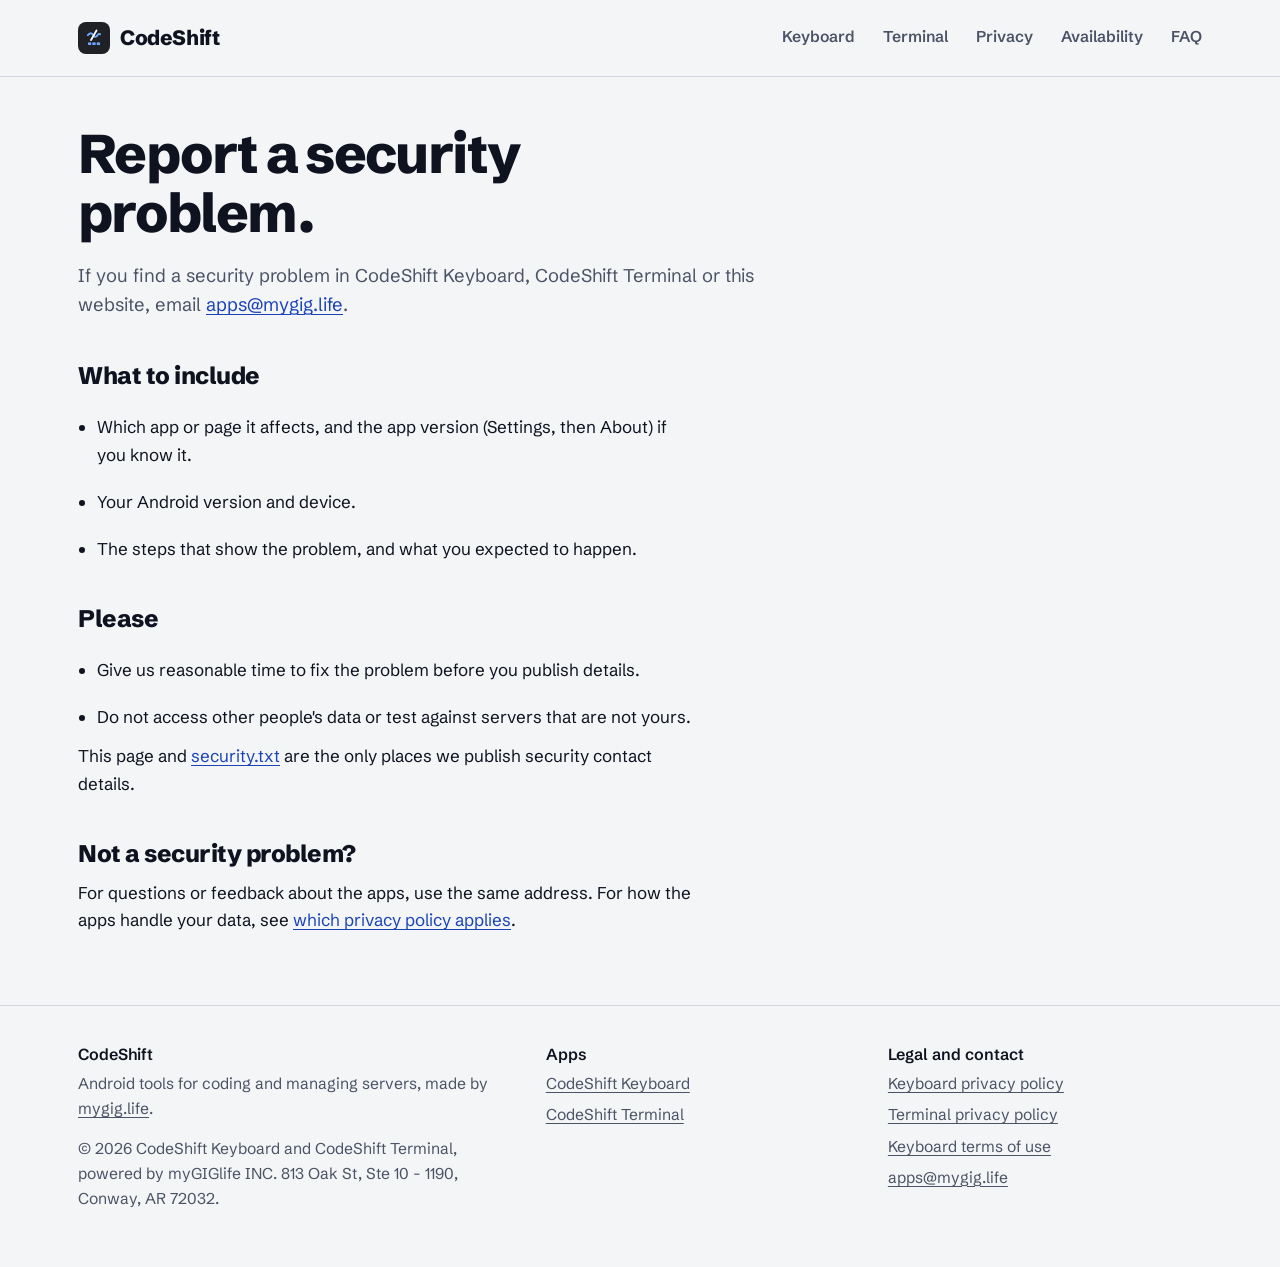
<file: security/index.html>
<!doctype html>
<html lang="en">
<head>
<meta charset="utf-8">
<meta name="viewport" content="width=device-width, initial-scale=1">
<title>Report a security problem | CodeShift</title>
<meta name="description" content="How to report a security problem in CodeShift Keyboard, CodeShift Terminal or this website.">
<link rel="canonical" href="https://css.mygig.life/security/">
<meta name="theme-color" content="#f4f5f7">
<meta property="og:type" content="website">
<meta property="og:site_name" content="CodeShift">
<meta property="og:title" content="Report a security problem | CodeShift">
<meta property="og:description" content="How to report a security problem in a CodeShift app or this website.">
<meta property="og:url" content="https://css.mygig.life/security/">
<meta property="og:image" content="https://css.mygig.life/img/og.png">
<meta name="twitter:card" content="summary_large_image">
<meta http-equiv="Content-Security-Policy" content="default-src 'none'; img-src 'self'; style-src 'self'; font-src 'self'; base-uri 'none'; form-action 'none'">
<link rel="icon" type="image/png" href="../favicon.png">
<link rel="stylesheet" href="../styles.css">
</head>
<body>
<a class="skip" href="#main">Skip to content</a>
<header class="top">
  <div class="wrap">
    <a class="brand" href="/"><img src="../img/icon-keyboard-64.png" width="32" height="32" alt="">CodeShift</a>
    <nav class="nav" aria-label="Main">
      <a href="/#keyboard">Keyboard</a>
      <a href="/#terminal">Terminal</a>
      <a href="/privacy/">Privacy</a>
      <a href="/#availability">Availability</a>
      <a href="/#faq">FAQ</a>
    </nav>
  </div>
</header>
<main id="main" class="page">
  <div class="wrap">
    <h1>Report a security problem.</h1>
    <p class="lead">If you find a security problem in CodeShift Keyboard, CodeShift Terminal or this website, email <a href="mailto:apps@mygig.life">apps@mygig.life</a>.</p>

    <h2>What to include</h2>
    <ul class="plain">
      <li>Which app or page it affects, and the app version (Settings, then About) if you know it.</li>
      <li>Your Android version and device.</li>
      <li>The steps that show the problem, and what you expected to happen.</li>
    </ul>

    <h2>Please</h2>
    <ul class="plain">
      <li>Give us reasonable time to fix the problem before you publish details.</li>
      <li>Do not access other people's data or test against servers that are not yours.</li>
    </ul>
    <p>This page and <a href="/.well-known/security.txt">security.txt</a> are the only places we publish security contact details.</p>

    <h2>Not a security problem?</h2>
    <p>For questions or feedback about the apps, use the same address. For how the apps handle your data, see <a href="/privacy/">which privacy policy applies</a>.</p>
  </div>
</main>
<footer class="foot">
  <div class="wrap">
    <div>
      <h2>CodeShift</h2>
      <p class="legal">Android tools for coding and managing servers, made by <a href="https://mygig.life">mygig.life</a>.</p>
      <p class="legal copy">© 2026 CodeShift Keyboard and CodeShift Terminal, powered by myGIGlife INC. 813 Oak St, Ste 10 - 1190, Conway, AR 72032.</p>
    </div>
    <div>
      <h2>Apps</h2>
      <ul><li><a href="/#keyboard">CodeShift Keyboard</a></li><li><a href="/#terminal">CodeShift Terminal</a></li></ul>
    </div>
    <div>
      <h2>Legal and contact</h2>
      <ul>
        <li><a href="https://codeshift.mygig.life/privacy/">Keyboard privacy policy</a></li>
        <li><a href="https://codeshift.mygig.life/terminal/privacy/">Terminal privacy policy</a></li>
        <li><a href="https://codeshift.mygig.life/terms/">Keyboard terms of use</a></li>
        <li><a href="mailto:apps@mygig.life">apps@mygig.life</a></li>
      </ul>
    </div>
  </div>
</footer>
</body>
</html>
</file>
<file: styles.css>
/* CodeShift website. Self-hosted fonts, no third-party requests. */
@font-face { font-family: "Schibsted Grotesk"; font-weight: 400; font-style: normal; font-display: swap; src: url("fonts/schibsted-grotesk-latin-400-normal.woff2") format("woff2"); }
@font-face { font-family: "Schibsted Grotesk"; font-weight: 600; font-style: normal; font-display: swap; src: url("fonts/schibsted-grotesk-latin-600-normal.woff2") format("woff2"); }
@font-face { font-family: "Schibsted Grotesk"; font-weight: 800; font-style: normal; font-display: swap; src: url("fonts/schibsted-grotesk-latin-800-normal.woff2") format("woff2"); }
@font-face { font-family: "JetBrains Mono"; font-weight: 400; font-style: normal; font-display: swap; src: url("fonts/jetbrains-mono-latin-400-normal.woff2") format("woff2"); }

:root {
  --paper: #f4f5f7;
  --paper-2: #e9ebef;
  --ink: #0f1320;
  --slate: #4b5366;
  --line: #d3d7df;
  --cobalt: #2457e6;
  --cobalt-ink: #1a43b8;
  --night: #0e1016;
  --night-2: #181b24;
  --night-line: #2a2f3c;
  --night-text: #e8eaf0;
  --night-muted: #a4abbc;
  --sky: #9bb8ff;
  --font: "Schibsted Grotesk", system-ui, -apple-system, "Segoe UI", Roboto, sans-serif;
  --mono: "JetBrains Mono", ui-monospace, SFMono-Regular, Menlo, Consolas, monospace;
  --gutter: 20px;
  --wrap: 1180px;
}

*, *::before, *::after { box-sizing: border-box; }
html { -webkit-text-size-adjust: 100%; scroll-behavior: smooth; scroll-padding-top: 16px; }
body { margin: 0; background: var(--paper); color: var(--ink); font: 400 1.0625rem/1.6 var(--font); text-rendering: optimizeLegibility; }
img { display: block; max-width: 100%; height: auto; }
a { color: var(--cobalt-ink); text-underline-offset: 3px; text-decoration-thickness: 1px; }
a:hover { text-decoration-thickness: 2px; }
:focus-visible { outline: 3px solid var(--cobalt); outline-offset: 3px; border-radius: 3px; }
.night :focus-visible { outline-color: var(--sky); }
h1, h2, h3 { margin: 0; line-height: 1.08; letter-spacing: -0.02em; font-weight: 800; }
p { margin: 0; max-width: 62ch; }
ul { margin: 0; padding: 0; list-style: none; }
code, .mono { font-family: var(--mono); font-size: 0.92em; }

.wrap { width: 100%; max-width: var(--wrap); margin-inline: auto; padding-inline: var(--gutter); }
.skip { position: absolute; left: -999px; top: 8px; background: var(--ink); color: #fff; padding: 10px 14px; z-index: 10; border-radius: 4px; }
.skip:focus { left: 8px; }

/* Header */
.top { border-bottom: 1px solid var(--line); }
.top .wrap { display: flex; flex-wrap: wrap; align-items: center; gap: 4px 28px; padding-block: 14px 0; }
.brand { display: flex; align-items: center; gap: 10px; text-decoration: none; color: var(--ink); font-weight: 800; font-size: 1.3rem; letter-spacing: -0.02em; padding-bottom: 12px; }
.brand img { width: 32px; height: 32px; border-radius: 8px; }
.nav { display: flex; flex-wrap: wrap; gap: 0 20px; flex-basis: 100%; }
.nav a { color: var(--slate); text-decoration: none; font-weight: 600; font-size: 0.98rem; padding: 10px 0 12px; border-bottom: 3px solid transparent; white-space: nowrap; }
.nav a:hover { color: var(--ink); border-bottom-color: var(--cobalt); }
.nav a[aria-current="page"] { color: var(--ink); border-bottom-color: var(--ink); }

/* Hero */
.hero { padding-block: 44px 56px; }
.hero__grid { display: grid; gap: 40px; }
.hero h1 { font-size: clamp(2.35rem, 7.4vw, 4.7rem); line-height: 1.01; letter-spacing: -0.035em; max-width: 13ch; }
.hero__lead { margin-top: 22px; font-size: 1.2rem; color: var(--slate); max-width: 44ch; }
.hero__lead strong { color: var(--ink); font-weight: 600; }
.entries { margin-top: 36px; display: grid; gap: 0; border-top: 1px solid var(--ink); }
.entry { display: grid; grid-template-columns: 56px 1fr; gap: 4px 16px; padding: 18px 0; border-bottom: 1px solid var(--line); text-decoration: none; color: inherit; align-items: start; }
.entry:hover h2 { text-decoration: underline; text-decoration-thickness: 2px; text-underline-offset: 4px; }
.entry img { width: 56px; height: 56px; border-radius: 13px; grid-row: span 3; }
.entry h2 { font-size: 1.35rem; letter-spacing: -0.015em; }
.entry p { color: var(--slate); font-size: 1rem; }
.entry .status { font-size: 0.92rem; color: var(--ink); font-weight: 600; }

.duo { position: relative; display: flex; justify-content: center; align-items: flex-start; padding-block: 8px 0; }
.phone { position: relative; border-radius: 28px; padding: 7px; background: #0b0d12; box-shadow: 0 1px 0 #2b3040 inset, 0 30px 60px -28px rgba(15, 19, 32, 0.55), 0 8px 18px -10px rgba(15, 19, 32, 0.4); }
.phone img { border-radius: 21px; width: 100%; height: auto; }
.duo .phone:first-child { width: min(46%, 250px); }
.duo .phone:last-child { width: min(46%, 250px); margin-left: -6%; margin-top: 54px; }

/* Sections */
section { padding-block: 72px; }
.section-head { max-width: 760px; }
.section-head h2 { font-size: clamp(1.9rem, 4.6vw, 3.1rem); letter-spacing: -0.03em; }
.section-head p { margin-top: 16px; color: var(--slate); font-size: 1.12rem; }
.ruled { border-top: 1px solid var(--line); }

/* Keyboard: mode switch (radio buttons drive it; no script needed) */
.mode { margin-top: 36px; position: relative; }
.mode > input { position: absolute; opacity: 0; width: 1px; height: 1px; pointer-events: none; }
.mode__grid { display: grid; gap: 32px; }
.switch { display: inline-flex; border: 2px solid var(--ink); border-radius: 12px; padding: 4px; background: #fff; gap: 4px; margin: 0; min-inline-size: 0; }
.switch legend { position: absolute; width: 1px; height: 1px; overflow: hidden; clip: rect(0 0 0 0); }
.switch label { cursor: pointer; padding: 12px 22px; border-radius: 8px; font-weight: 600; min-width: 112px; text-align: center; min-height: 48px; display: inline-flex; align-items: center; justify-content: center; gap: 8px; }
.switch label .mono { font-size: 0.95rem; }
#m-everyday:checked ~ .mode__grid label[for="m-everyday"],
#m-code:checked ~ .mode__grid label[for="m-code"] { background: var(--ink); color: #fff; }
#m-everyday:focus-visible ~ .mode__grid label[for="m-everyday"],
#m-code:focus-visible ~ .mode__grid label[for="m-code"] { outline: 3px solid var(--cobalt); outline-offset: 3px; }
.stage { position: relative; width: min(100%, 300px); aspect-ratio: 640 / 1138; margin-inline: auto; }
.stage .phone { position: absolute; inset: 0; }
.stage .phone img { position: absolute; inset: 7px; width: calc(100% - 14px); height: calc(100% - 14px); object-fit: cover; opacity: 0; transition: opacity 0.35s ease; }
#m-everyday:checked ~ .mode__grid .stage .shot-everyday,
#m-code:checked ~ .mode__grid .stage .shot-code { opacity: 1; }
.mode__text { display: grid; gap: 18px; align-content: start; }
.mode__text .when { display: none; }
#m-everyday:checked ~ .mode__grid .when-everyday,
#m-code:checked ~ .mode__grid .when-code { display: block; }
.when h3 { font-size: 1.6rem; letter-spacing: -0.02em; }
.when p { margin-top: 10px; color: var(--slate); }
.changes { margin-top: 14px; border-top: 1px solid var(--line); }
.changes li { padding: 11px 0; border-bottom: 1px solid var(--line); display: grid; grid-template-columns: 9.5rem 1fr; gap: 12px; }
.changes b { font-weight: 600; }
.changes span { color: var(--slate); }
.howto { padding: 16px 18px; background: #fff; border-left: 4px solid var(--cobalt); max-width: 52ch; }
.howto strong { font-weight: 600; }

/* Keyboard: feature compositions (deliberately different from each other) */
.band { margin-top: 64px; display: grid; gap: 28px; align-items: center; }
.band h3 { font-size: clamp(1.5rem, 3.4vw, 2.1rem); letter-spacing: -0.025em; }
.band__lead { margin-top: 12px; color: var(--slate); }
.facts { margin-top: 18px; display: grid; gap: 0; border-top: 1px solid var(--line); }
.facts li { padding: 11px 0; border-bottom: 1px solid var(--line); }
.facts--two { grid-template-columns: 1fr; }
.shot { width: min(100%, 290px); margin-inline: auto; }
.strip { margin-top: 28px; display: flex; gap: 22px; overflow-x: auto; padding: 6px 4px 22px; scroll-snap-type: x proximity; -webkit-overflow-scrolling: touch; }
.strip figure { margin: 0; flex: 0 0 auto; width: 210px; scroll-snap-align: start; }
.strip figcaption { margin-top: 12px; font-size: 0.95rem; color: var(--slate); }
.strip figcaption b { display: block; color: var(--ink); font-weight: 600; }

.subhead { margin-top: 84px; font-size: 1.5rem; letter-spacing: -0.02em; }
.lede { margin-top: 28px; font-size: 1.12rem; color: var(--slate); max-width: 62ch; }

.after { margin-top: 28px; }
.after strong { font-weight: 600; }
.foot .copy { margin-top: 14px; }

/* Terminal: dark band */
.night { background: var(--night); color: var(--night-text); }
.night a { color: var(--sky); }
.night .section-head p, .night .band__lead, .night .facts li, .night figcaption { color: var(--night-muted); }
.night .facts, .night .facts li { border-color: var(--night-line); }
.night h2, .night h3, .night b { color: #fff; }
.night .strip figcaption b { color: #fff; }
.night .phone { background: #000; box-shadow: 0 0 0 1px var(--night-line), 0 30px 60px -28px rgba(0, 0, 0, 0.9); }
.t-grid { margin-top: 44px; display: grid; gap: 40px; }
.t-cols { display: grid; gap: 34px; }
.t-cols h3 { font-size: 1.25rem; margin-bottom: 4px; }
.t-cols .facts { margin-top: 10px; }
.limits { margin-top: 36px; padding: 18px 20px; border: 1px dashed var(--night-line); color: var(--night-muted); max-width: 66ch; }
.limits strong { color: #fff; font-weight: 600; }
.t-shots { display: flex; gap: 18px; justify-content: center; align-items: flex-start; }
.t-shots .phone { width: min(47%, 270px); }
.t-shots .phone:last-child { margin-top: 48px; }

/* Philosophy */
.pair { margin-top: 32px; display: grid; gap: 0; border-top: 1px solid var(--ink); }
.pair > div { padding: 22px 0; border-bottom: 1px solid var(--line); }
.pair h3 { font-size: 1.3rem; }
.pair p { margin-top: 8px; color: var(--slate); }

/* Privacy */
.statement { font-size: clamp(2rem, 6vw, 3.9rem); line-height: 1.02; letter-spacing: -0.035em; font-weight: 800; max-width: 18ch; }
.priv { margin-top: 44px; display: grid; gap: 36px; }
.priv h3 { font-size: 1.3rem; }
.policies { margin-top: 36px; display: grid; gap: 0; border-top: 1px solid var(--ink); max-width: 760px; }
.policies a { display: grid; gap: 2px; padding: 16px 0; border-bottom: 1px solid var(--line); text-decoration: none; color: var(--ink); }
.policies a span { color: var(--slate); font-size: 0.98rem; }
.policies a b { font-weight: 600; text-decoration: underline; text-underline-offset: 3px; text-decoration-color: var(--cobalt); }
.policies a:hover b { text-decoration-thickness: 2px; }

/* Availability */
.avail { margin-top: 30px; display: grid; gap: 0; border-top: 1px solid var(--ink); }
.avail dl { margin: 0; padding: 20px 0; border-bottom: 1px solid var(--line); display: grid; gap: 6px 24px; }
.avail dt { font-weight: 800; font-size: 1.2rem; letter-spacing: -0.015em; }
.avail dd { margin: 0; color: var(--slate); }
.avail dd b { color: var(--ink); font-weight: 600; }
.avail-note { margin-top: 22px; }

/* FAQ */
.faq { margin-top: 28px; border-top: 1px solid var(--ink); max-width: 820px; }
.faq details { border-bottom: 1px solid var(--line); }
.faq summary { cursor: pointer; padding: 18px 36px 18px 0; font-weight: 600; font-size: 1.1rem; list-style: none; position: relative; min-height: 48px; }
.faq summary::-webkit-details-marker { display: none; }
.faq summary::after { content: "+"; position: absolute; right: 4px; top: 12px; font-size: 1.6rem; font-weight: 400; color: var(--cobalt-ink); line-height: 1; }
.faq details[open] summary::after { content: "\2212"; }
.faq .a { padding: 0 0 20px; color: var(--slate); }
.faq .a p + p { margin-top: 10px; }

/* Footer */
.foot { border-top: 1px solid var(--line); padding-block: 40px 56px; font-size: 0.98rem; color: var(--slate); }
.foot .wrap { display: grid; gap: 28px; }
.foot h2 { font-size: 1rem; letter-spacing: 0; color: var(--ink); margin-bottom: 8px; font-weight: 600; }
.foot ul { display: grid; gap: 6px; }
.foot a { color: var(--slate); }
.foot a:hover { color: var(--ink); }
.foot .legal { max-width: 70ch; }

/* Simple pages (privacy hub, 404) */
.page { padding-block: 48px 72px; }
.page h1 { font-size: clamp(2rem, 5.4vw, 3.4rem); letter-spacing: -0.03em; max-width: 18ch; }
.page .lead { margin-top: 18px; font-size: 1.15rem; color: var(--slate); }
.page h2 { margin-top: 44px; font-size: 1.5rem; }
.page p, .page li { margin-top: 12px; }
.page ul.plain { margin-top: 12px; display: grid; gap: 8px; list-style: disc; padding-left: 1.2rem; max-width: 62ch; }
.table-wrap { overflow-x: auto; margin-top: 18px; }
table { border-collapse: collapse; min-width: 560px; width: 100%; }
th, td { text-align: left; padding: 12px 14px 12px 0; border-bottom: 1px solid var(--line); vertical-align: top; }
th { font-weight: 600; border-bottom: 1px solid var(--ink); }

@media (max-width: 559px) {
  .changes li { grid-template-columns: 1fr; gap: 2px; }
  .stage { width: min(100%, 262px); }
  .shot { width: min(100%, 262px); }
}

/* Larger screens */
@media (min-width: 560px) {
  :root { --gutter: 28px; }
  .top .wrap { flex-wrap: nowrap; padding-block: 0; }
  .brand { padding-block: 18px; }
  .nav { flex-basis: auto; margin-left: auto; gap: 28px; }
  .nav a { padding-block: 24px; }
  .facts--two { grid-template-columns: 1fr 1fr; column-gap: 32px; }
  .entry { grid-template-columns: 64px 1fr; }
  .entry img { width: 64px; height: 64px; }
}
@media (min-width: 640px) {
  .hero__grid { grid-template-columns: minmax(0, 1.1fr) minmax(0, 0.9fr); gap: 32px; align-items: center; }
  .hero h1 { font-size: clamp(2.3rem, 6.2vw, 4.7rem); }
  .mode__grid { grid-template-columns: 260px minmax(0, 1fr); gap: 40px; align-items: start; }
  .mode__grid .switch { grid-column: 1 / -1; justify-self: start; }
  .stage { width: 260px; }
  .band { grid-template-columns: minmax(0, 1fr) 250px; gap: 40px; }
  .band--flip { grid-template-columns: 250px minmax(0, 1fr); }
  .band--flip .band__text { order: 2; }
  .t-cols { grid-template-columns: 1fr 1fr; gap: 32px; }
  .changes li { grid-template-columns: 7.5rem 1fr; gap: 14px; }
}
@media (min-width: 880px) {
  section { padding-block: 104px; }
  .hero { padding-block: 72px 88px; }
  .hero__grid { grid-template-columns: minmax(0, 1.05fr) minmax(0, 0.95fr); gap: 56px; align-items: center; }
  .mode__grid { grid-template-columns: 330px minmax(0, 1fr); gap: 72px; align-items: start; }
  .changes li { grid-template-columns: 9.5rem 1fr; gap: 12px; }
  .stage { width: 330px; }
  .band { grid-template-columns: minmax(0, 1fr) 300px; gap: 72px; margin-top: 96px; }
  .band--flip { grid-template-columns: 300px minmax(0, 1fr); }
  .band--flip .band__text { order: 2; }
  .t-grid { grid-template-columns: minmax(0, 1.3fr) minmax(0, 0.7fr); gap: 64px; align-items: start; }
  .t-cols { grid-template-columns: 1fr 1fr; gap: 40px 36px; }
  .pair { grid-template-columns: 1fr 1fr; column-gap: 56px; }
  .pair > div { border-bottom: 0; }
  .priv { grid-template-columns: 1fr 1fr; gap: 56px; }
  .avail { grid-template-columns: 1fr 1fr; column-gap: 56px; }
  .avail dl { border-bottom: 0; }
  .foot .wrap { grid-template-columns: 1.4fr 1fr 1fr; }
}
@media (min-width: 1200px) {
  .strip figure { width: 232px; }
}
@media (prefers-reduced-motion: reduce) {
  html { scroll-behavior: auto; }
  .stage .phone img { transition: none; }
}
@media (forced-colors: active) {
  .switch label { border: 1px solid ButtonText; }
  #m-everyday:checked ~ .mode__grid label[for="m-everyday"], #m-code:checked ~ .mode__grid label[for="m-code"] { outline: 3px solid Highlight; }
}
</file>
